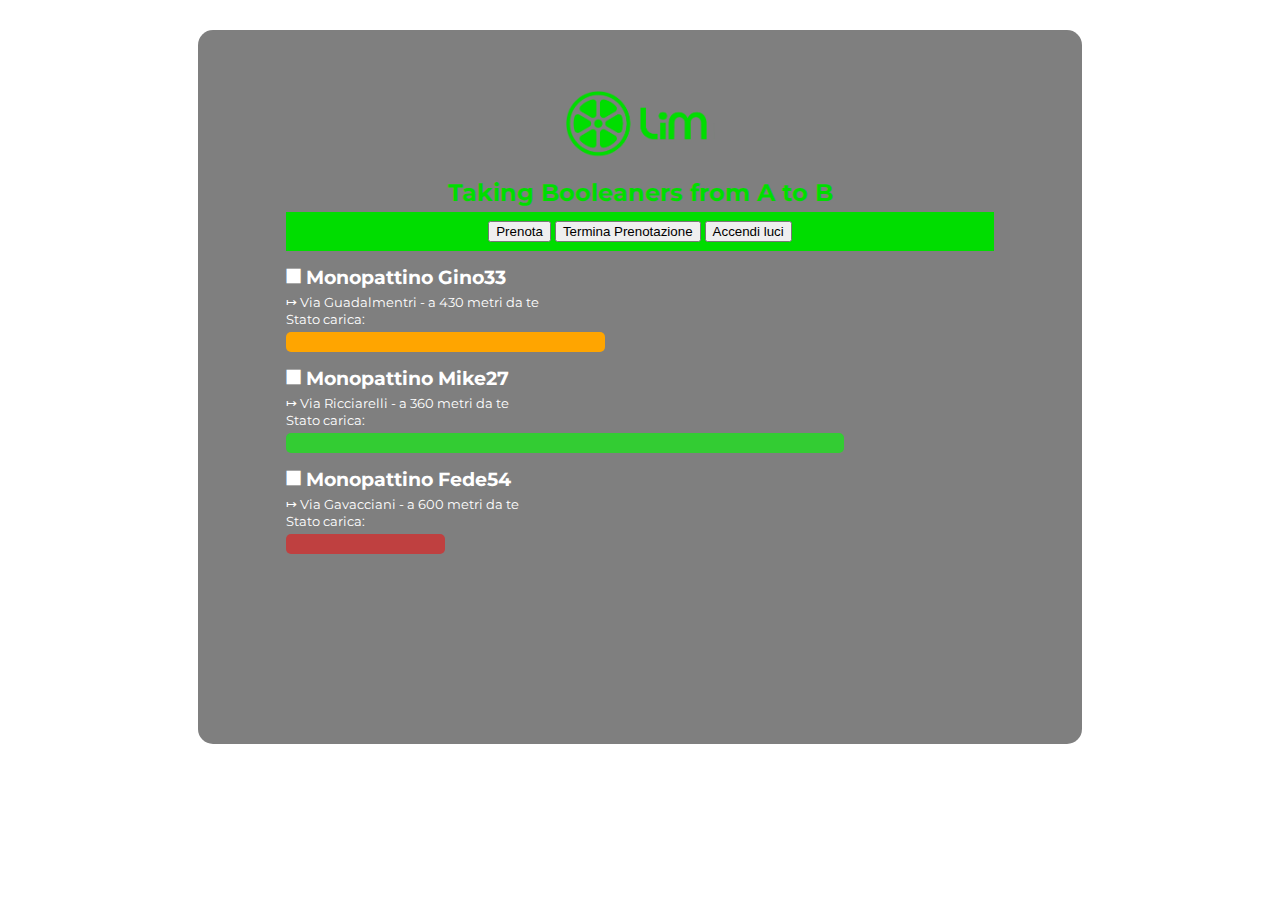
<file: index.html>
<!DOCTYPE html>
<html lang="en" dir="ltr">
<link rel="stylesheet" href="style.css">

  <head>
    <meta charset="utf-8">
    <title>Lim</title>
    <link href="https://fonts.googleapis.com/css2?family=Montserrat:wght@300&display=swap" rel="stylesheet">
  </head>

  <body>
    <div class="container">
      <!-- LOGO AND MAIN TITLE: -->
      <header>
        <img class="logo" src="logo.png" width=150
        height=auto>
        <h2>Taking Booleaners from A to B</h2>
      </header>

      <main>
        <!-- OPERATION BAR: -->
        <nav>
          <div class="left">
            <input type="submit" value="Prenota">
          </div>

          <div class="middle">
            <input type="submit" value="Termina Prenotazione">
          </div>

          <div class="right">
            <input type="submit" value="Accendi luci">
          </div>
        </nav>

        <!-- AVAILABLE SCOOTERS: -->
        <section class="Availability">

          <section class="Gino33">
            <h3>&#11200; Monopattino Gino33</h3>
            <div>&#8614; Via Guadalmentri - a 430 metri da te</div>
            <div>Stato carica:</div>
            <div class="gino33battery"></div>
          </section>

          <section class="Mike27">
            <h3>&#11200; Monopattino Mike27</h3>
            <div>&#8614; Via Ricciarelli - a 360 metri da te</div>
            <div>Stato carica:</div>
            <div class="mike27battery"></div>
          </section>

          <section class="Fede54">
            <h3>&#11200; Monopattino Fede54</h3>
            <div>&#8614; Via Gavacciani - a 600 metri da te</div>
            <div>Stato carica:</div>
            <div class="fede54battery"></div>
          </section>

        </section>
      </main>
    </div>
  </body>
</html>
</file>
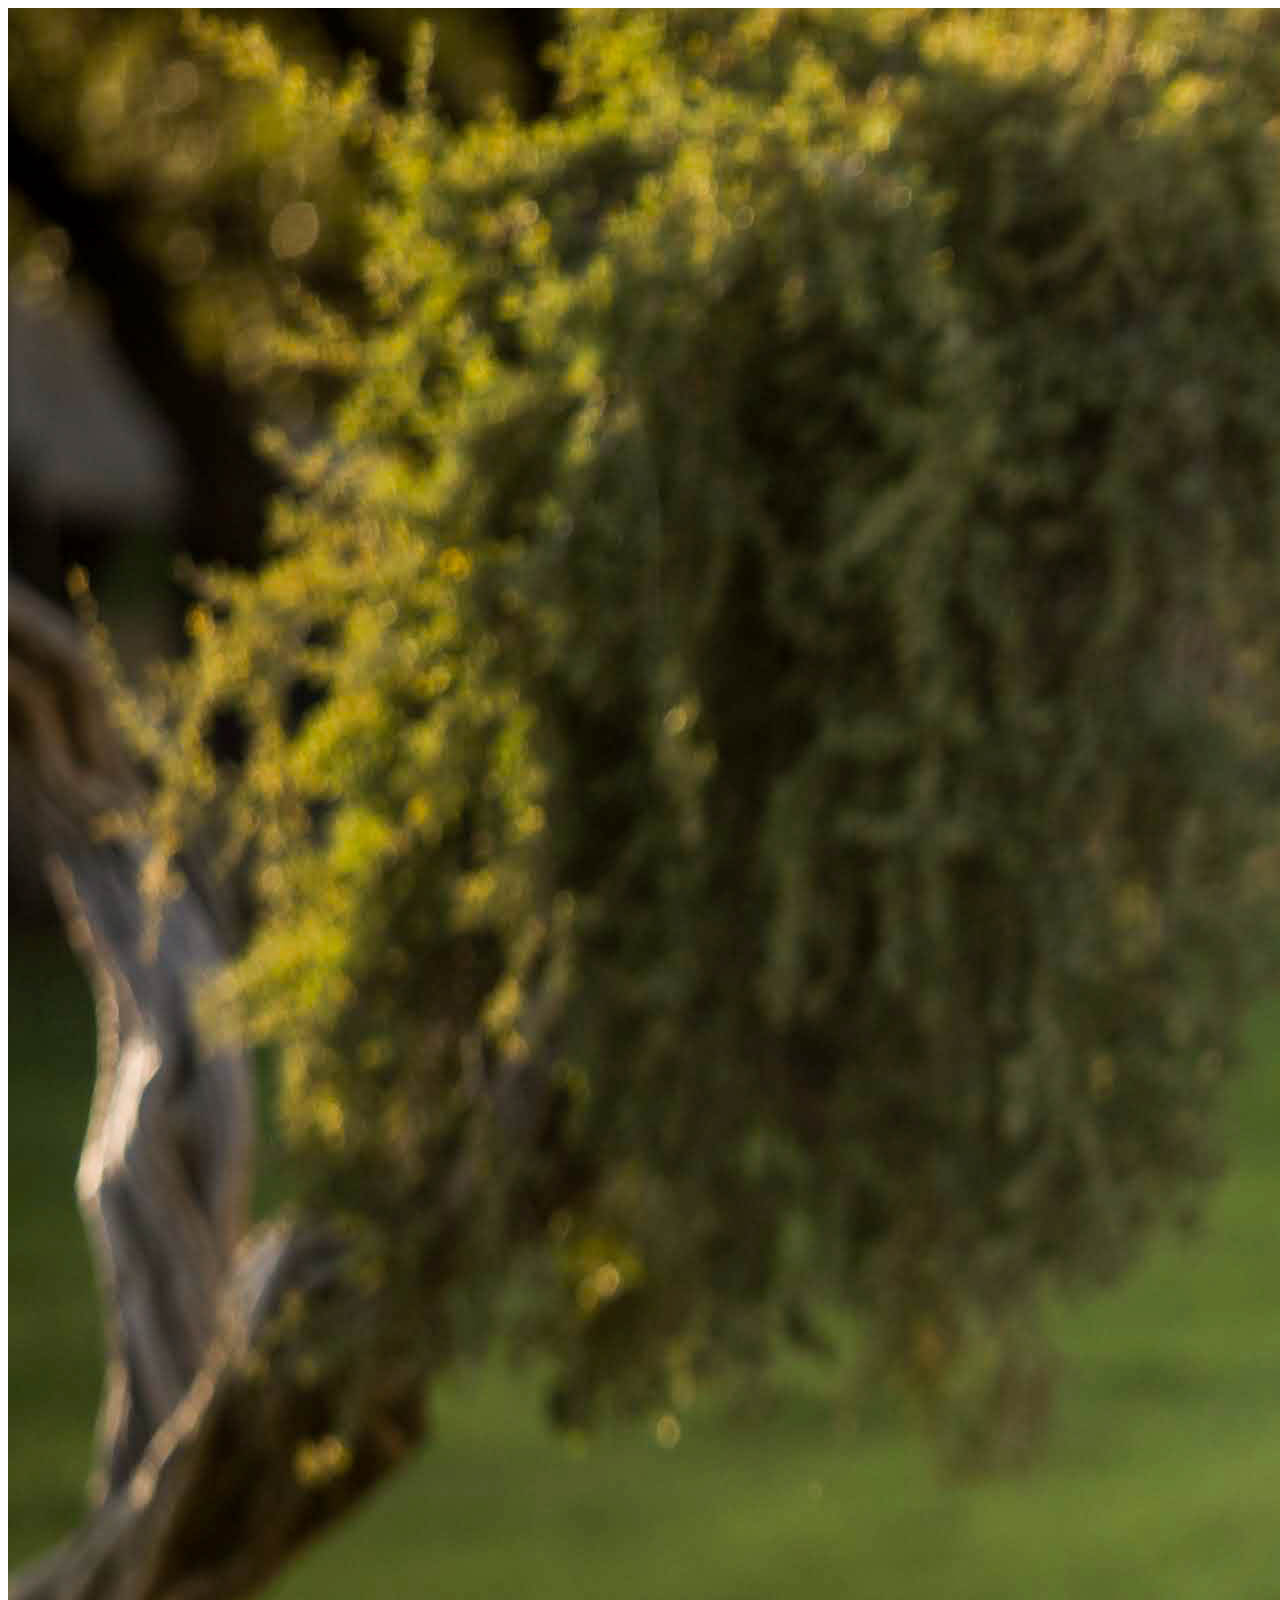
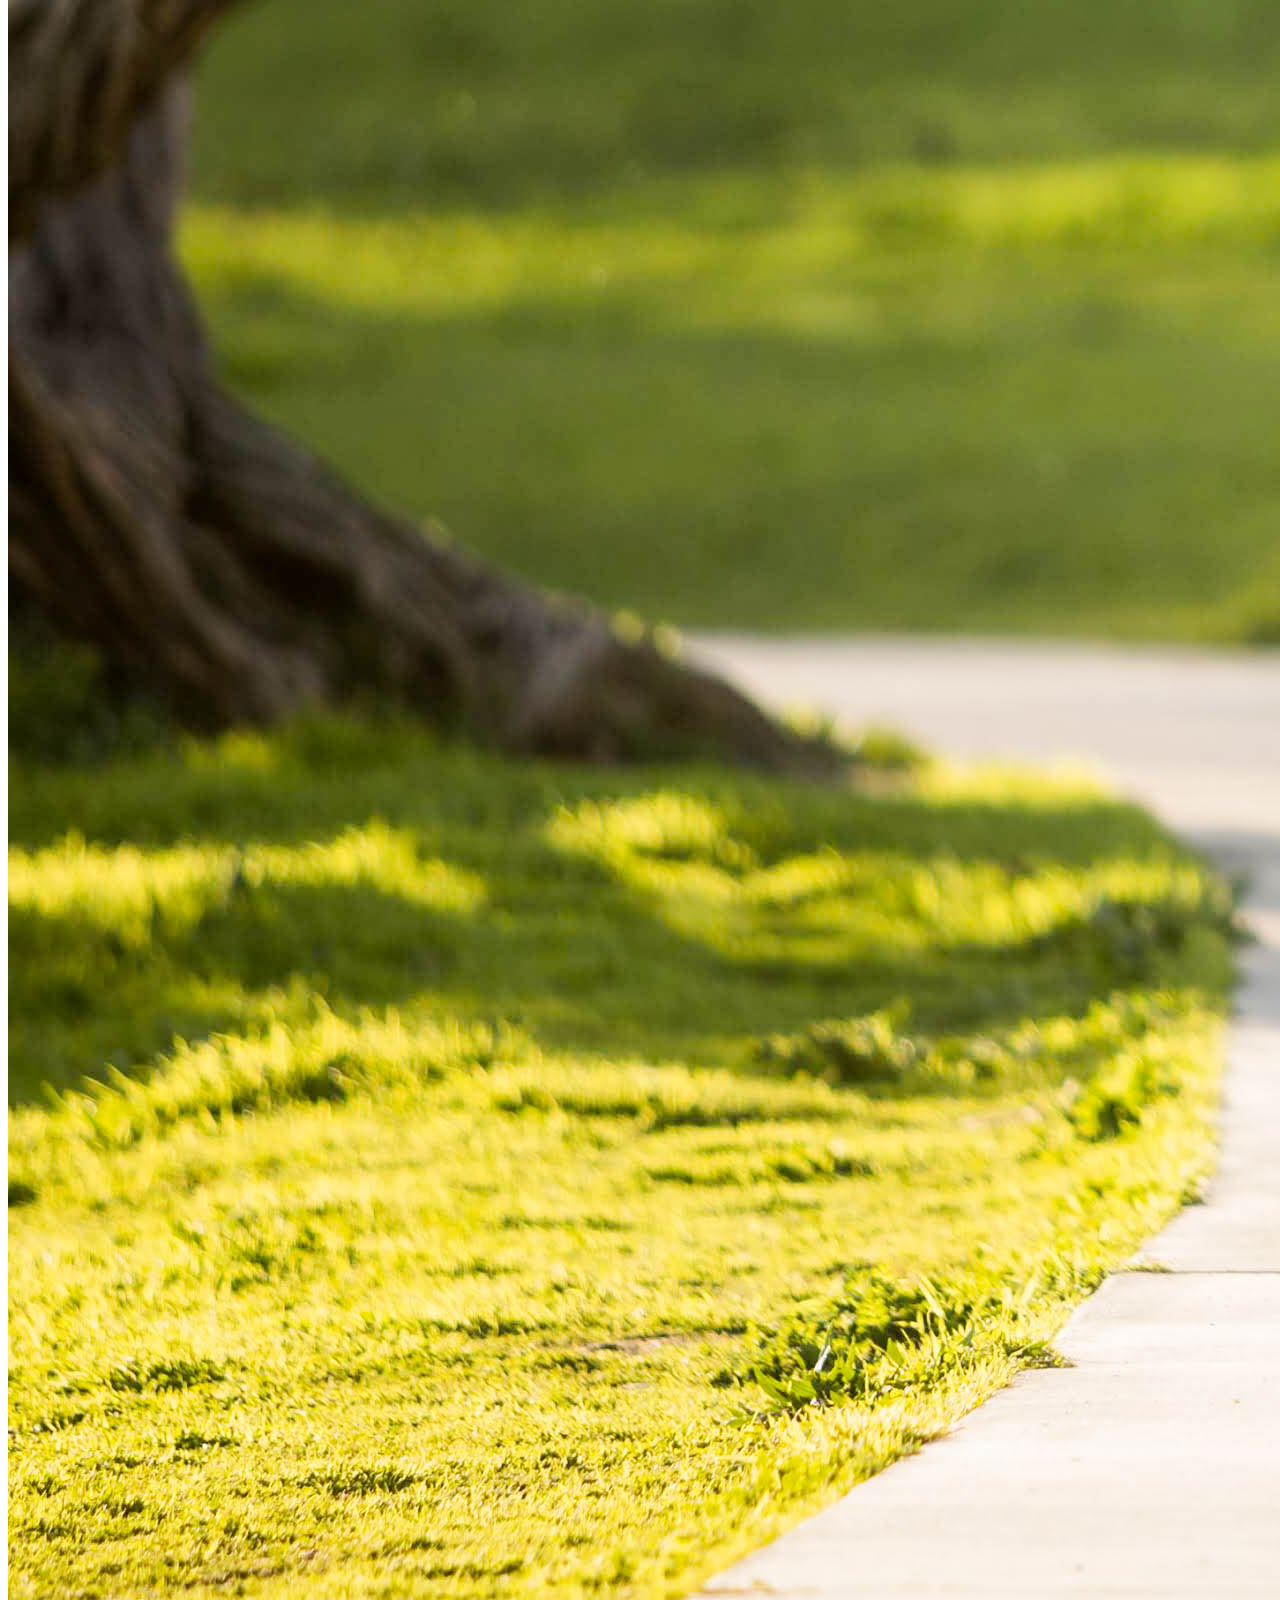
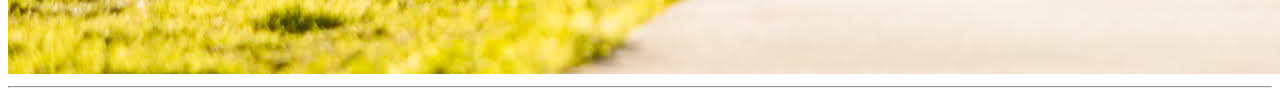
<file: bg.html>
<!DOCTYPE html>
<html lang="en" dir="ltr">
  <head>
    <meta charset="utf-8">
    <title></title>
  </head>
  <body>
    <header>
      <img src="background.jpg">
      <hr>
    </header>
  </body>
</html>
</file>
<file: style.css>
* {
  box-sizing: border-box;
}

body{
  background-image: url(file:///C:/Users/linda_cnobvx7/Desktop/ATOM/FUNDAMENTALS/3-challenge/background.jpg);
  background-size: cover;
  background-position: center;
  background-repeat: no-repeat;
  font-family: 'Montserrat', sans-serif;
}

.container{
  margin-left: 15%;
  margin-right: 15%;
  padding-bottom: 15%;
  background-color: rgba(00, 00, 00, 0.5);
  border-radius: 15px;
}

.logo{
 display: block;
 padding-top: 60px;
 margin-top: 30px;
 margin-left: auto;
 margin-right: auto;
}

h2{
  color: rgb(0, 221, 0);
  margin-bottom: 5px;
  text-align: center;
}

/* <!-- OPERATION BAR: --> */
nav{
  background-color: rgb(0, 221, 0);
  border: 9px solid rgb(0, 221, 0);
  margin-left: auto;
  margin-right: auto;
  width: 80%;
}

.left{
  display: inline-block;
  margin-left: 28%;
}

.middle,.right{
  display: inline-block;
}

/* <!-- AVAILABLE SCOOTERS: --> */
.Availability{
  color: white;
  margin-left: 10%;
}

h3{
    margin-top: 15px;
    margin-bottom: 5px;
}

.Availability div{
  font-size: 13px;
  margin-top: 10px;
  line-height: 50%;
}

/* BATTERY LEVEL INDICATORS: */
.gino33battery{
  border:10px solid orange;
  border-radius: 5px;
  margin-right: 60%;
  margin-top: 10px;
}

.mike27battery{
  border:10px solid rgb(51, 204, 51);
  border-radius: 5px;
  margin-right: 30%;
  margin-top: 10px;
}

.fede54battery{
  border:10px solid rgb(191, 64, 64);
  border-radius: 5px;
  margin-right: 80%;
  margin-top: 10px;
}
</file>
